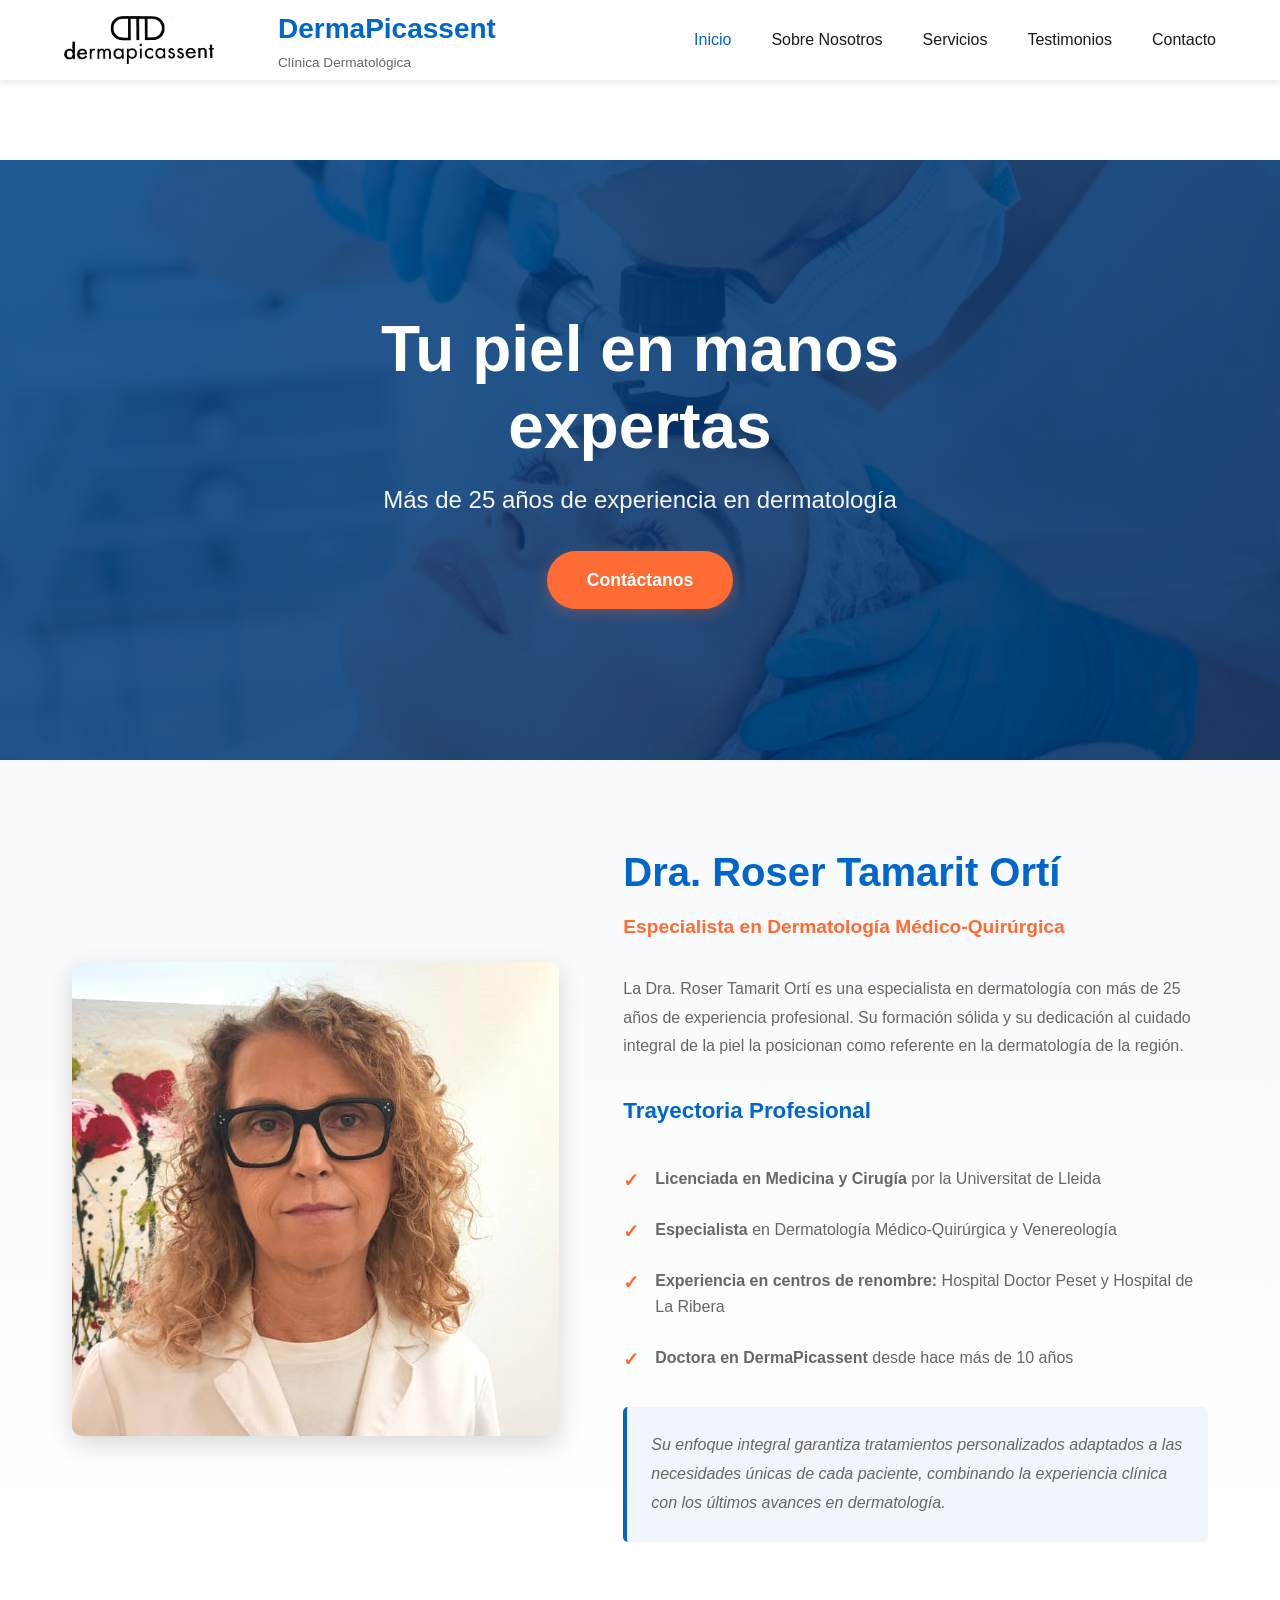
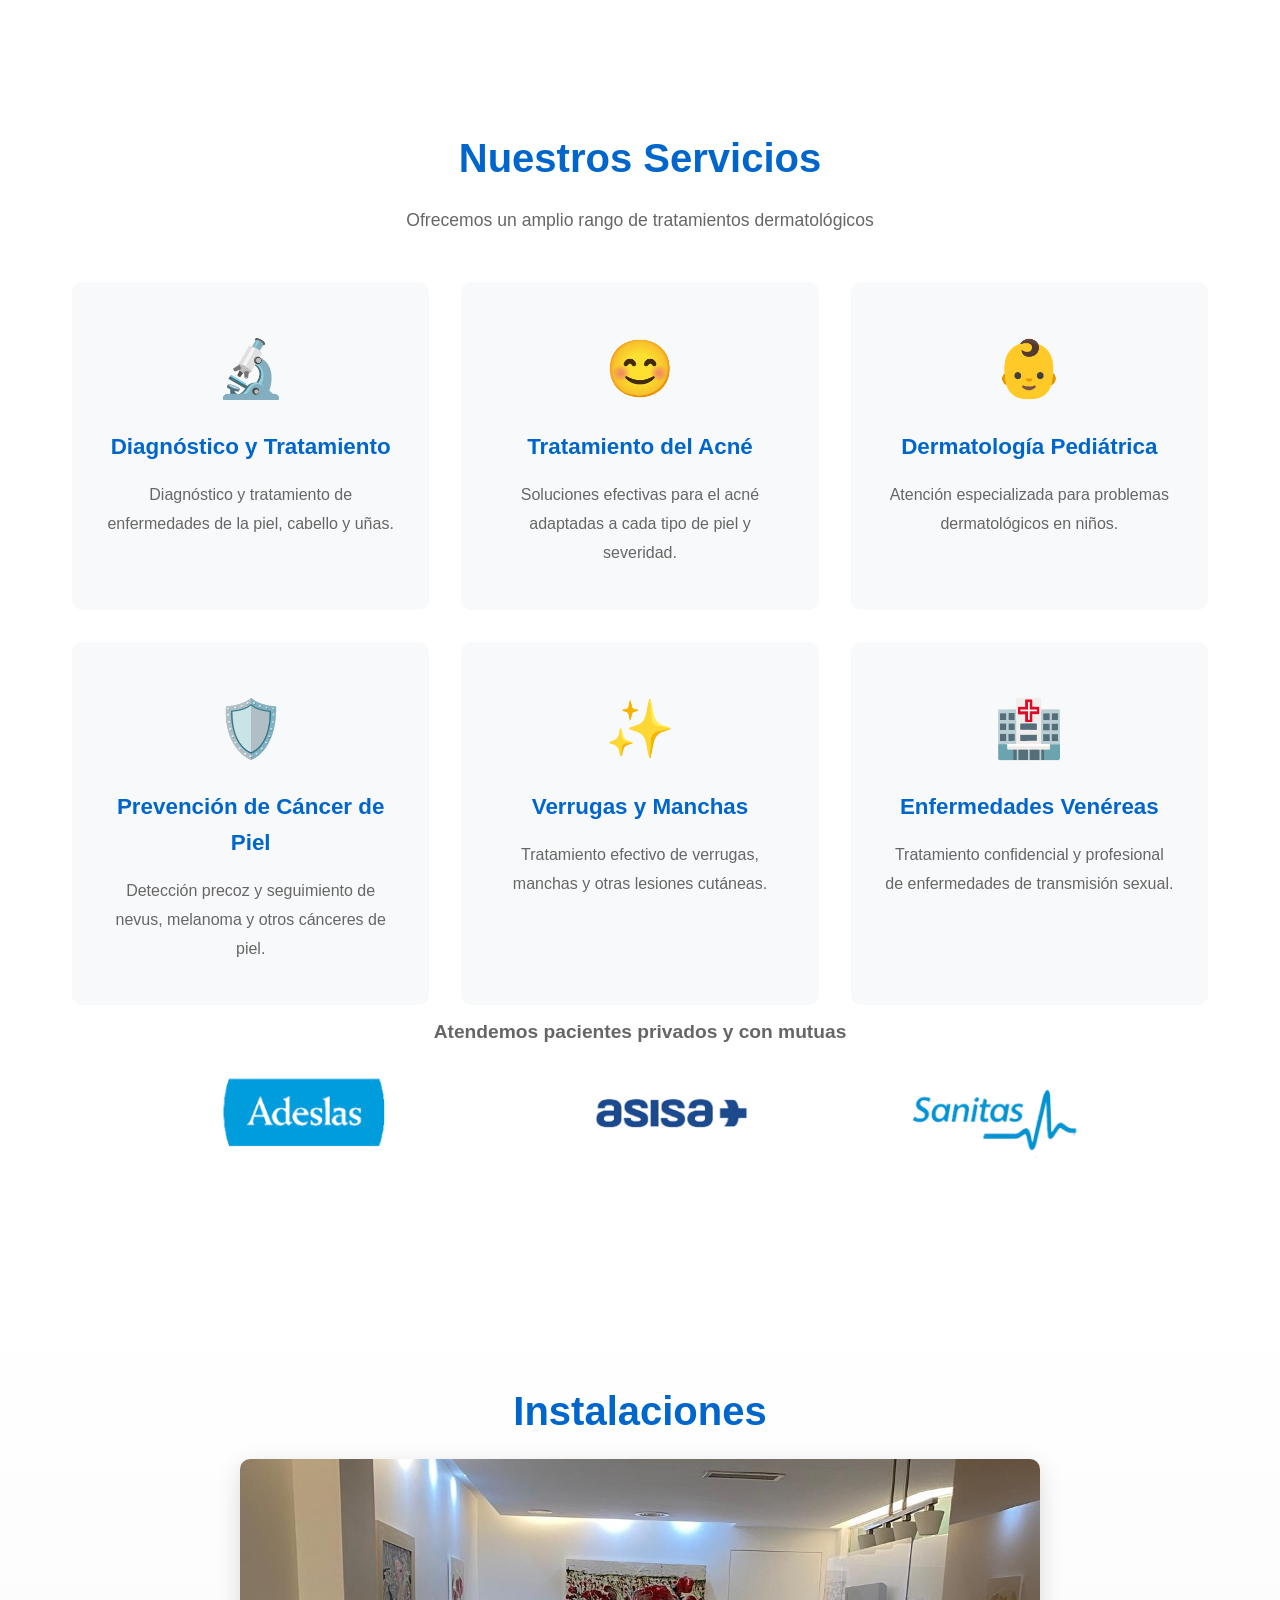
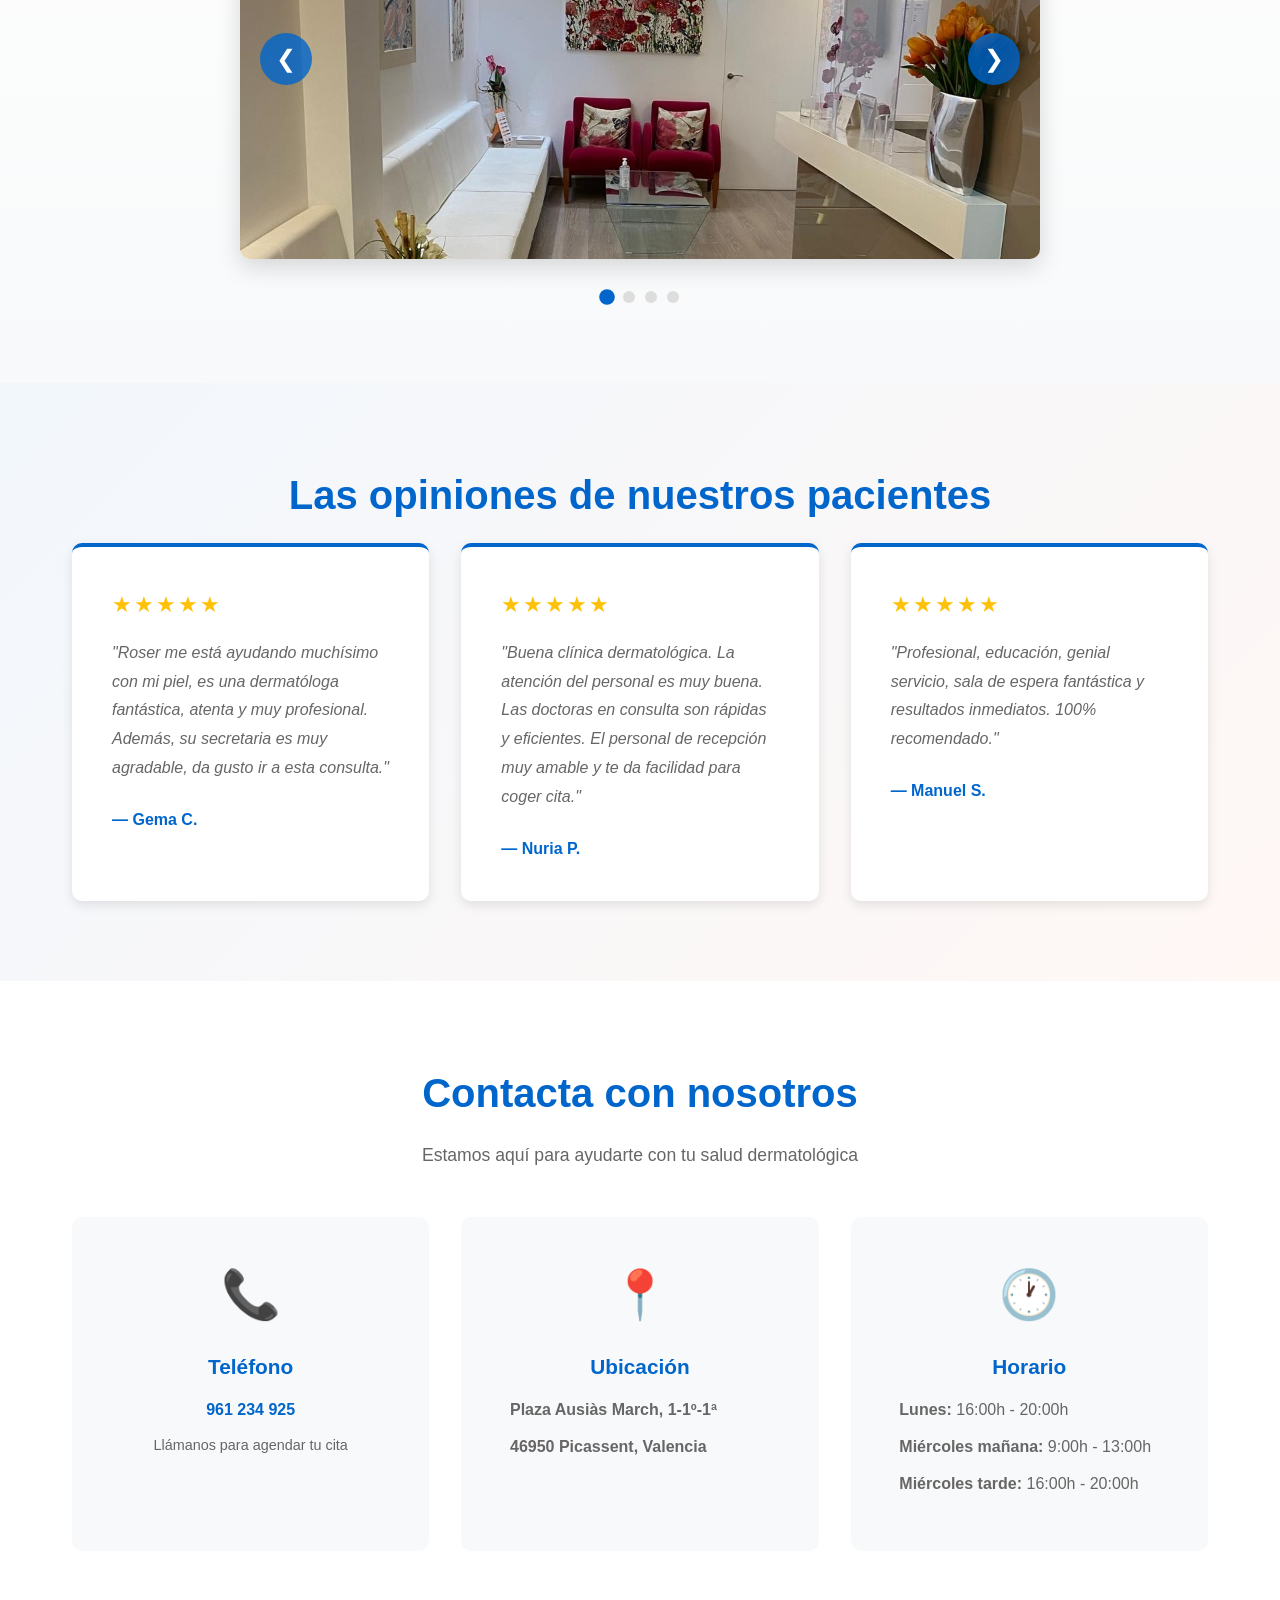
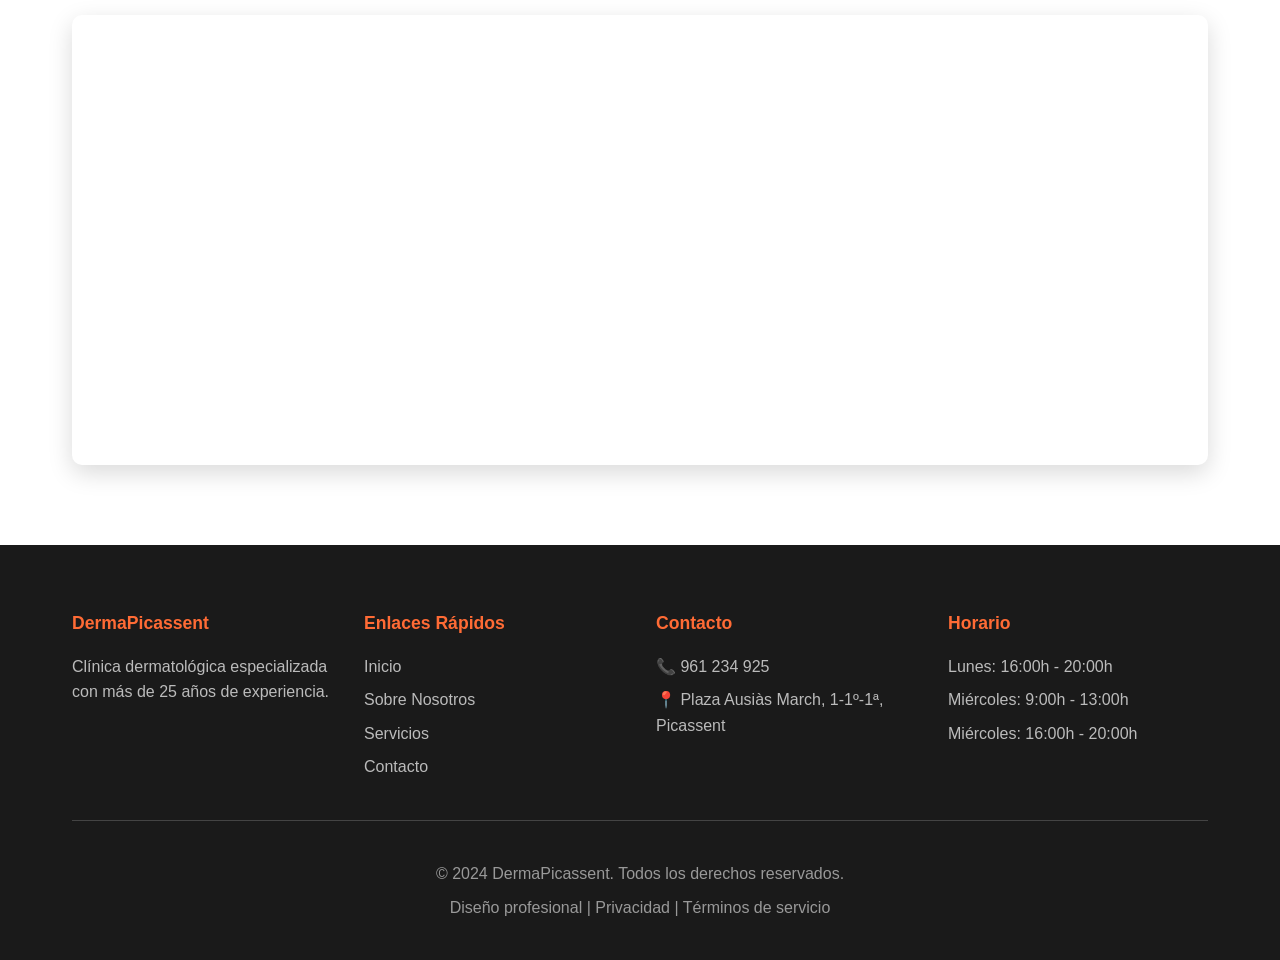
<file: index.html>
<!DOCTYPE html>
<html lang="es">
<head>
    <meta charset="UTF-8">
    <meta name="viewport" content="width=device-width, initial-scale=1.0">
    <meta name="description" content="DermaPicassent - Clínica Dermatológica especializada dirigida por la Dra. Roser Tamarit Ortí con más de 25 años de experiencia en tratamientos de piel, cabello y uñas.">
    <meta name="keywords" content="Dermatología, Dermatólogo, Tratamientos de piel, Picassent, Valencia, Dra. Roser Tamarit">
    <meta name="author" content="DermaPicassent">
    <meta property="og:title" content="DermaPicassent - Clínica Dermatológica Profesional">
    <meta property="og:description" content="Expertos en dermatología con más de 25 años de experiencia. Atención personalizada en Picassent.">
    <meta property="og:type" content="business.business">
    <link rel="stylesheet" href="styles_v2.css">
    <title>DermaPicassent - Clínica Dermatológica Especializada</title>
</head>
<body>
    <!-- Navigation -->
    <nav class="navbar">
        <div class="nav-container">
            <div class="logo-section">
                <img src="logo.png" alt="DermaPicassent Logo" class="logo">
            </div>
            <div class="brand">
                <h1>DermaPicassent</h1>
                <p>Clínica Dermatológica</p>
            </div>
            <button class="nav-toggle" aria-label="Abrir menú" aria-expanded="false">
                <span class="hamburger"></span>
            </button>
            
            <ul class="nav-menu">
                <li><a href="#inicio" class="nav-link">Inicio</a></li>
                <li><a href="#sobre-nosotros" class="nav-link">Sobre Nosotros</a></li>
                <li><a href="#servicios" class="nav-link">Servicios</a></li>
                <li><a href="#testimonios" class="nav-link">Testimonios</a></li>
                <li><a href="#contacto" class="nav-link">Contacto</a></li>
            </ul>
        </div>
    </nav>

    <!-- Hero Section -->
    <section id="inicio" class="hero">
        <div class="hero-content">
            <h1 class="hero-title">Tu piel en manos expertas</h1>
            <p class="hero-subtitle">Más de 25 años de experiencia en dermatología</p>
            <a href="#contacto" class="cta-button">Contáctanos</a>
        </div>
        <div class="hero-overlay"></div>
    </section>

    <!-- About Section -->
    <section id="sobre-nosotros" class="about">
        <div class="container">
            <div class="about-grid">
                <div class="about-image">
                    <img src="FotoRoser.png" alt="Dra. Roser Tamarit Ortí">
                </div>
                <div class="about-content">
                    <h2>Dra. Roser Tamarit Ortí</h2>
                    <p class="subtitle">Especialista en Dermatología Médico-Quirúrgica</p>
                    
                    <div class="about-text">
                        <p>La Dra. Roser Tamarit Ortí es una especialista en dermatología con más de 25 años de experiencia profesional. Su formación sólida y su dedicación al cuidado integral de la piel la posicionan como referente en la dermatología de la región.</p>
                        
                        <h3>Trayectoria Profesional</h3>
                        <ul class="credentials">
                            <li><strong>Licenciada en Medicina y Cirugía</strong> por la Universitat de Lleida</li>
                            <li><strong>Especialista</strong> en Dermatología Médico-Quirúrgica y Venereología</li>
                            <li><strong>Experiencia en centros de renombre:</strong> Hospital Doctor Peset y Hospital de La Ribera</li>
                            <li><strong>Doctora en DermaPicassent</strong> desde hace más de 10 años</li>
                        </ul>

                        <p class="about-closing">Su enfoque integral garantiza tratamientos personalizados adaptados a las necesidades únicas de cada paciente, combinando la experiencia clínica con los últimos avances en dermatología.</p>
                    </div>
                </div>
            </div>
        </div>
    </section>

    <!-- Services Section -->
    <section id="servicios" class="services">
        <div class="container">
            <h2 class="section-title">Nuestros Servicios</h2>
            <p class="section-subtitle">Ofrecemos un amplio rango de tratamientos dermatológicos</p>
            
            <div class="services-grid">
                <div class="service-card">
                    <div class="service-icon">🔬</div>
                    <h3>Diagnóstico y Tratamiento</h3>
                    <p>Diagnóstico y tratamiento de enfermedades de la piel, cabello y uñas.</p>
                </div>

                <div class="service-card">
                    <div class="service-icon">😊</div>
                    <h3>Tratamiento del Acné</h3>
                    <p>Soluciones efectivas para el acné adaptadas a cada tipo de piel y severidad.</p>
                </div>

                <div class="service-card">
                    <div class="service-icon">👶</div>
                    <h3>Dermatología Pediátrica</h3>
                    <p>Atención especializada para problemas dermatológicos en niños.</p>
                </div>

                <div class="service-card">
                    <div class="service-icon">🛡️</div>
                    <h3>Prevención de Cáncer de Piel</h3>
                    <p>Detección precoz y seguimiento de nevus, melanoma y otros cánceres de piel.</p>
                </div>

                <div class="service-card">
                    <div class="service-icon">✨</div>
                    <h3>Verrugas y Manchas</h3>
                    <p>Tratamiento efectivo de verrugas, manchas y otras lesiones cutáneas.</p>
                </div>

                <div class="service-card">
                    <div class="service-icon">🏥</div>
                    <h3>Enfermedades Venéreas</h3>
                    <p>Tratamiento confidencial y profesional de enfermedades de transmisión sexual.</p>
                </div>
            </div>

            <div class="mutuas-wrapper">
                <p class="mutuas-note">Atendemos pacientes privados y con mutuas</p>
                <picture class="mutuas-logos">
                    <source media="(max-width: 768px)" srcset="Mutuas2.png">
                    <img src="Mutuas.png" alt="Logos de las mutuas con las que trabajamos">
                </picture>
            </div>
        </div>
    </section>

    <!-- Gallery Section -->
    <section class="gallery">
        <div class="container">
            <h2 class="section-title">Instalaciones</h2>
            <div class="carousel-container">
                <div class="carousel">
                    <div class="slides">
                        <img src="consulta1.jpeg" alt="Sala de espera">
                        <img src="consulta4.jpeg" alt="Consulta">
                        <img src="consulta3.jpeg" alt="Instalaciones">
                        <img src="consulta2.jpg" alt="Equipos">
                    </div>
                    <button class="carousel-btn prev">❮</button>
                    <button class="carousel-btn next">❯</button>
                </div>
                <div class="carousel-indicators"></div>
            </div>
        </div>
    </section>

    <!-- Testimonials Section -->
    <section id="testimonios" class="testimonials">
        <div class="container">
            <h2 class="section-title">Las opiniones de nuestros pacientes</h2>
            <div class="testimonials-grid">
                <div class="testimonial-card">
                    <div class="stars">★★★★★</div>
                    <p class="testimonial-text">"Roser me está ayudando muchísimo con mi piel, es una dermatóloga fantástica, atenta y muy profesional. Además, su secretaria es muy agradable, da gusto ir a esta consulta."</p>
                    <p class="testimonial-author">— Gema C.</p>
                </div>

                <div class="testimonial-card">
                    <div class="stars">★★★★★</div>
                    <p class="testimonial-text">"Buena clínica dermatológica. La atención del personal es muy buena. Las doctoras en consulta son rápidas y eficientes. El personal de recepción muy amable y te da facilidad para coger cita."</p>
                    <p class="testimonial-author">— Nuria P.</p>
                </div>

                <div class="testimonial-card">
                    <div class="stars">★★★★★</div>
                    <p class="testimonial-text">"Profesional, educación, genial servicio, sala de espera fantástica y resultados inmediatos. 100% recomendado."</p>
                    <p class="testimonial-author">— Manuel S.</p>
                </div>
            </div>
        </div>
    </section>

    <!-- Contact Section -->
    <section id="contacto" class="contact">
        <div class="container">
            <h2 class="section-title">Contacta con nosotros</h2>
            <p class="section-subtitle">Estamos aquí para ayudarte con tu salud dermatológica</p>

            <div class="contact-info-grid">
                <div class="contact-card">
                    <div class="contact-icon">📞</div>
                    <h3>Teléfono</h3>
                    <p><a href="tel:961234925">961 234 925</a></p>
                    <p class="info-text">Llámanos para agendar tu cita</p>
                </div>

                <div class="contact-card contact-card--location">
                    <div class="contact-icon">📍</div>
                    <h3>Ubicación</h3>
                    <div class="contact-details">
                        <p class="contact-line">Plaza Ausiàs March, 1-1º-1ª</p>
                        <p class="contact-line">46950 Picassent, Valencia</p>
                    </div>
                </div>

                <div class="contact-card contact-card--schedule">
                    <div class="contact-icon">🕐</div>
                    <h3>Horario</h3>
                    <div class="contact-details">
                        <p class="contact-line"><strong>Lunes:</strong> 16:00h - 20:00h</p>
                        <p class="contact-line"><strong>Miércoles mañana:</strong> 9:00h - 13:00h</p>
                        <p class="contact-line"><strong>Miércoles tarde:</strong> 16:00h - 20:00h</p>
                    </div>
                </div>


            </div>
            <div class="map-container">
                <iframe src="https://www.google.com/maps/embed?pb=!1m18!1m12!1m3!1d6169.346128125757!2d-0.46630533040595673!3d39.363639692250075!2m3!1f0!2f0!3f0!3m2!1i1024!2i768!4f13.1!3m3!1m2!1s0xd605263069b8a69%3A0x98c6f6df9b4cf199!2sRoser%20Tamarit%20Ort%C3%AD!5e0!3m2!1ses!2ses!4v1728933706066!5m2!1ses!2ses" allowfullscreen="" loading="lazy" referrerpolicy="no-referrer-when-downgrade" title="Ubicación de DermaPicassent"></iframe>
            </div>
        </div>
    </section>

    <!-- Footer -->
    <footer class="footer">
        <div class="container">
            <div class="footer-content">
                <div class="footer-section">
                    <h4>DermaPicassent</h4>
                    <p>Clínica dermatológica especializada con más de 25 años de experiencia.</p>
                </div>
                <div class="footer-section">
                    <h4>Enlaces Rápidos</h4>
                    <ul>
                        <li><a href="#inicio">Inicio</a></li>
                        <li><a href="#sobre-nosotros">Sobre Nosotros</a></li>
                        <li><a href="#servicios">Servicios</a></li>
                        <li><a href="#contacto">Contacto</a></li>
                    </ul>
                </div>
                <div class="footer-section">
                    <h4>Contacto</h4>
                    <p>📞 961 234 925</p>
                    <p>📍 Plaza Ausiàs March, 1-1º-1ª, Picassent</p>
                </div>
                <div class="footer-section">
                    <h4>Horario</h4>
                    <p>Lunes: 16:00h - 20:00h</p>
                    <p>Miércoles: 9:00h - 13:00h</p>
                    <p>Miércoles: 16:00h - 20:00h</p>
                </div>
            </div>
            <div class="footer-bottom">
                <p>&copy; 2024 DermaPicassent. Todos los derechos reservados.</p>
                <p>Diseño profesional | Privacidad | Términos de servicio</p>
            </div>
        </div>
    </footer>

    <script src="script_v2.js"></script>
</body>
</html>
</file>
<file: styles_v2.css>
/* ============== VARIABLES Y RESET ============== */

:root {
    --primary-color: #0066cc;
    --secondary-color: #004499;
    --accent-color: #ff6b35;
    --light-bg: #f8f9fa;
    --dark-text: #1a1a1a;
    --light-text: #666;
    --border-color: #e0e0e0;
    --shadow: 0 4px 12px rgba(0, 0, 0, 0.1);
    --shadow-lg: 0 8px 24px rgba(0, 0, 0, 0.15);
}

* {
    margin: 0;
    padding: 0;
    box-sizing: border-box;
}

html {
    scroll-behavior: smooth;
}

body {
    font-family: 'Segoe UI', Tahoma, Geneva, Verdana, sans-serif;
    line-height: 1.6;
    color: var(--dark-text);
    background-color: #fff;
}

/* ============== CONTAINER ============== */

.container {
    max-width: 1200px;
    margin: 0 auto;
    padding: 0 2rem;
}

/* ============== NAVBAR ============== */

.navbar {
    position: sticky;
    top: 0;
    background: #fff;
    box-shadow: var(--shadow);
    z-index: 1000;
}

.nav-container {
    max-width: 1200px;
    margin: 0 auto;
    padding: 0 1.5rem;
    display: flex;
    align-items: center;
    justify-content: space-between;
    height: 80px;
}

.nav-toggle {
    display: none;
    background: transparent;
    border: none;
    cursor: pointer;
    padding: 8px;
    margin-left: 0.5rem;
    z-index: 1200;
}

.nav-toggle .hamburger {
    display: block;
    width: 22px;
    height: 2px;
    background: var(--dark-text);
    position: relative;
}

.nav-toggle .hamburger::before,
.nav-toggle .hamburger::after {
    content: '';
    position: absolute;
    left: 0;
    width: 22px;
    height: 2px;
    background: var(--dark-text);
}

.nav-toggle .hamburger::before { top: -7px; }
.nav-toggle .hamburger::after { top: 7px; }

.logo-section {
    display: flex;
    align-items: center;
    gap: 0;
    flex-shrink: 0;
    margin-right: 4rem;
}

.logo {
    width: 150px;
    height: auto;
    margin: 0;
}

.brand {
    display: flex;
    flex-direction: column;
}

.brand h1 {
    font-size: 1.75rem;
    color: var(--primary-color);
    margin: 0;
    font-weight: 700;
}

.brand p {
    font-size: 0.85rem;
    color: var(--light-text);
    margin: 0;
}

.nav-menu {
    display: flex;
    list-style: none;
    gap: 2.5rem;
    margin-left: auto;
}

.nav-link {
    text-decoration: none;
    color: var(--dark-text);
    font-weight: 500;
    transition: color 0.3s ease;
    position: relative;
}

.nav-link:hover {
    color: var(--primary-color);
}

.nav-link::after {
    content: '';
    position: absolute;
    bottom: -5px;
    left: 0;
    width: 0;
    height: 2px;
    background-color: var(--primary-color);
    transition: width 0.3s ease;
}

.nav-link:hover::after {
    width: 100%;
}

/* ============== HERO SECTION ============== */

.hero {
    position: relative;
    height: 600px;
    background: linear-gradient(135deg, var(--primary-color) 0%, var(--secondary-color) 100%);
    background-image: linear-gradient(135deg, rgba(0, 102, 204, 0.8) 0%, rgba(0, 68, 153, 0.8) 100%), url('InicioBackground.jpg');
    background-size: cover;
    background-position: center;
    display: flex;
    align-items: center;
    justify-content: center;
    text-align: center;
    color: white;
    margin-top: 80px;
    overflow: hidden;
}

.hero-overlay {
    position: absolute;
    top: 0;
    left: 0;
    right: 0;
    bottom: 0;
    background: rgba(0, 0, 0, 0.3);
    z-index: 1;
}

.hero-content {
    position: relative;
    z-index: 2;
    max-width: 700px;
    animation: fadeInUp 0.8s ease;
}

@keyframes fadeInUp {
    from {
        opacity: 0;
        transform: translateY(30px);
    }
    to {
        opacity: 1;
        transform: translateY(0);
    }
}

.hero-title {
    font-size: clamp(2.5rem, 5vw, 4rem);
    font-weight: 700;
    margin-bottom: 1rem;
    line-height: 1.2;
}

.hero-subtitle {
    font-size: clamp(1.1rem, 2vw, 1.5rem);
    margin-bottom: 2rem;
    opacity: 0.95;
}

.cta-button {
    display: inline-block;
    background-color: var(--accent-color);
    color: white;
    padding: 15px 40px;
    text-decoration: none;
    border-radius: 50px;
    font-weight: 600;
    font-size: 1.1rem;
    transition: all 0.3s ease;
    box-shadow: 0 4px 15px rgba(255, 107, 53, 0.3);
}

.cta-button:hover {
    background-color: #ff5722;
    transform: translateY(-3px);
    box-shadow: 0 6px 20px rgba(255, 107, 53, 0.4);
}

/* ============== ABOUT SECTION ============== */

.about {
    padding: 80px 0;
    background: linear-gradient(to bottom, #f8f9fa, white);
}

.about-grid {
    display: grid;
    grid-template-columns: 1fr 1.2fr;
    gap: 4rem;
    align-items: center;
}

.about-image {
    position: relative;
}

.about-image img {
    width: 100%;
    border-radius: 10px;
    box-shadow: var(--shadow-lg);
    transition: transform 0.3s ease;
}

.about-image:hover img {
    transform: scale(1.02);
}

.about-content h2 {
    font-size: 2.5rem;
    color: var(--primary-color);
    margin-bottom: 0.5rem;
}

.subtitle {
    font-size: 1.2rem;
    color: var(--accent-color);
    font-weight: 600;
    margin-bottom: 2rem;
}

.about-text p {
    font-size: 1rem;
    color: var(--light-text);
    margin-bottom: 1.5rem;
    line-height: 1.8;
}

.about-text h3 {
    color: var(--primary-color);
    margin-top: 2rem;
    margin-bottom: 1rem;
    font-size: 1.4rem;
}

.credentials {
    list-style: none;
    margin: 1.5rem 0;
}

.credentials li {
    padding: 0.8rem 0;
    padding-left: 2rem;
    position: relative;
    color: var(--light-text);
}

.credentials li::before {
    content: "✓";
    position: absolute;
    left: 0;
    color: var(--accent-color);
    font-weight: bold;
    font-size: 1.2rem;
}

.about-closing {
    background-color: rgba(0, 102, 204, 0.05);
    padding: 1.5rem;
    border-left: 4px solid var(--primary-color);
    border-radius: 5px;
    font-style: italic;
}

/* ============== SECTION TITLES ============== */

.section-title {
    font-size: 2.5rem;
    color: var(--primary-color);
    text-align: center;
    margin-bottom: 1rem;
    font-weight: 700;
}

.section-subtitle {
    text-align: center;
    color: var(--light-text);
    font-size: 1.1rem;
    margin-bottom: 3rem;
}

/* ============== SERVICES SECTION ============== */

.services {
    padding: 80px 0;
    background: white;
}

.services-grid {
    display: grid;
    grid-template-columns: repeat(auto-fit, minmax(320px, 1fr));
    gap: 2rem;
}

.service-card {
    background: #f8f9fa;
    padding: 2.5rem 2rem;
    border-radius: 10px;
    text-align: center;
    transition: all 0.3s ease;
    border: 2px solid transparent;
}

.service-card:hover {
    border-color: var(--primary-color);
    transform: translateY(-8px);
    box-shadow: var(--shadow-lg);
    background: white;
}

.service-icon {
    font-size: 3.5rem;
    margin-bottom: 1rem;
}

.service-card h3 {
    color: var(--primary-color);
    margin-bottom: 1rem;
    font-size: 1.4rem;
}

.service-card p {
    color: var(--light-text);
    line-height: 1.8;
}

/* ============== GALLERY SECTION ============== */

.gallery {
    padding: 80px 0;
    background: linear-gradient(to bottom, white, #f8f9fa);
}

.carousel-container {
    position: relative;
    max-width: 800px;
    margin: 0 auto;
}

.carousel {
    position: relative;
    width: 100%;
    height: 400px;
    border-radius: 10px;
    overflow: hidden;
    box-shadow: var(--shadow-lg);
}

.slides {
    display: flex;
    height: 100%;
    transition: transform 0.5s ease-in-out;
}

.slides img {
    width: 100%;
    height: 100%;
    object-fit: cover;
    flex-shrink: 0;
}

.carousel-btn {
    position: absolute;
    top: 50%;
    transform: translateY(-50%);
    background: rgba(0, 102, 204, 0.8);
    color: white;
    border: none;
    padding: 12px 16px;
    font-size: 1.5rem;
    cursor: pointer;
    border-radius: 50%;
    transition: all 0.3s ease;
    z-index: 10;
}

.carousel-btn:hover {
    background: var(--primary-color);
    transform: translateY(-50%) scale(1.1);
}

.carousel-btn.prev {
    left: 20px;
}

.carousel-btn.next {
    right: 20px;
}

.carousel-indicators {
    display: flex;
    justify-content: center;
    gap: 10px;
    margin-top: 2rem;
}

.carousel-indicators div {
    width: 12px;
    height: 12px;
    border-radius: 50%;
    background: #ddd;
    cursor: pointer;
    transition: all 0.3s ease;
}

.carousel-indicators div.active {
    background: var(--primary-color);
    transform: scale(1.3);
}

/* ============== TESTIMONIALS SECTION ============== */

.testimonials {
    padding: 80px 0;
    background: linear-gradient(135deg, rgba(0, 102, 204, 0.05) 0%, rgba(255, 107, 53, 0.05) 100%);
}

.testimonials-grid {
    display: grid;
    grid-template-columns: repeat(auto-fit, minmax(300px, 1fr));
    gap: 2rem;
}

.testimonial-card {
    background: white;
    padding: 2.5rem;
    border-radius: 10px;
    box-shadow: var(--shadow);
    transition: all 0.3s ease;
    border-top: 4px solid var(--primary-color);
}

.testimonial-card:hover {
    transform: translateY(-8px);
    box-shadow: var(--shadow-lg);
}

.stars {
    color: #ffc107;
    font-size: 1.4rem;
    margin-bottom: 1rem;
    letter-spacing: 2px;
}

.testimonial-text {
    color: var(--light-text);
    font-style: italic;
    margin-bottom: 1.5rem;
    line-height: 1.8;
}

.testimonial-author {
    color: var(--primary-color);
    font-weight: 600;
}

/* ============== CONTACT SECTION ============== */

.contact {
    padding: 80px 0;
    background: white;
}

.contact-info-grid {
    display: grid;
    grid-template-columns: repeat(auto-fit, minmax(250px, 1fr));
    gap: 2rem;
    margin-bottom: 4rem;
}

.mutuas-wrapper {
    text-align: center;
    margin-bottom: 3rem;
}

.mutuas-logos {
    display: inline-block;
    width: 100%;
    max-width: 1024px;
}

.mutuas-logos img {
    width: 100%;
    height: auto;
    display: block;
    object-fit: contain;
}

.mutuas-note {
    margin-top: 0.75rem;
    color: var(--light-text);
    font-size: 1.2rem;
    font-weight: 600;
}

.contact-card {
    background: #f8f9fa;
    padding: 2.5rem;
    border-radius: 10px;
    text-align: center;
    transition: all 0.3s ease;
}

.contact-card:hover {
    background: white;
    box-shadow: var(--shadow-lg);
    transform: translateY(-5px);
}

.contact-icon {
    font-size: 3rem;
    margin-bottom: 1rem;
}

.contact-card h3 {
    color: var(--primary-color);
    margin-bottom: 0.8rem;
    font-size: 1.3rem;
}

.contact-card p {
    color: var(--light-text);
    margin: 0.5rem 0;
    line-height: 1.8;
}

.contact-card--location,
.contact-card--schedule {
    text-align: center;
    background: #f8f9fa;
    padding: 2.5rem;
    border-radius: 10px;
    box-shadow: none;
}

.contact-card--location:hover,
.contact-card--schedule:hover {
    background: white;
    box-shadow: var(--shadow-lg);
    transform: translateY(-5px);
}

.contact-details {
    background: transparent;
    border-radius: 0;
    padding: 0;
    margin: 0.2rem auto 0.8rem;
    box-shadow: none;
    text-align: left;
    max-width: 260px;
}

.contact-line {
    margin: 0.5rem 0;
    color: var(--dark-text);
    font-weight: 500;
}

.contact-card--location .contact-line {
    font-weight: 600;
}

.contact-card--schedule .contact-line {
    font-weight: 500;
}

@media (max-width: 768px) {
    .contact-card--location,
    .contact-card--schedule {
        text-align: center;
    }

    .contact-details {
        text-align: center;
    }
}

.contact-card a {
    color: var(--primary-color);
    text-decoration: none;
    font-weight: 600;
    transition: color 0.3s ease;
}

.contact-card a:hover {
    color: var(--accent-color);
}

.info-text {
    font-size: 0.9rem;
    color: #999;
}

.map-container {
    width: 100%;
    height: 450px;
    border-radius: 10px;
    overflow: hidden;
    box-shadow: var(--shadow-lg);
}

.map-container iframe {
    width: 100%;
    height: 100%;
    border: none;
}

/* ============== FOOTER ============== */

.footer {
    background: var(--dark-text);
    color: white;
    padding: 4rem 0 2rem;
}

.footer-content {
    display: grid;
    grid-template-columns: repeat(auto-fit, minmax(250px, 1fr));
    gap: 2rem;
    margin-bottom: 2rem;
}

.footer-section h4 {
    color: var(--accent-color);
    margin-bottom: 1rem;
    font-size: 1.1rem;
}

.footer-section p {
    color: #bbb;
    margin-bottom: 0.5rem;
}

.footer-section ul {
    list-style: none;
}

.footer-section ul li {
    margin-bottom: 0.5rem;
}

.footer-section ul li a {
    color: #bbb;
    text-decoration: none;
    transition: color 0.3s ease;
}

.footer-section ul li a:hover {
    color: var(--accent-color);
}

.footer-bottom {
    border-top: 1px solid #444;
    padding-top: 2rem;
    text-align: center;
    color: #999;
}

.footer-bottom p {
    margin: 0.5rem 0;
}

/* ============== RESPONSIVE DESIGN ============== */

@media (max-width: 768px) {
    .nav-menu {
        gap: 1.5rem;
        font-size: 0.95rem;
    }

    .hero {
        height: 400px;
        margin-top: 70px;
    }

    .hero-title {
        font-size: 1.8rem;
    }

    .hero-subtitle {
        font-size: 1rem;
    }

    .about-grid {
        grid-template-columns: 1fr;
        gap: 2rem;
    }

    .section-title {
        font-size: 2rem;
    }

    .services-grid {
        grid-template-columns: 1fr;
    }

    .carousel {
        height: 300px;
    }

    .carousel-btn {
        padding: 10px 14px;
        font-size: 1.2rem;
    }

    .contact {
        padding: 3rem 0;
    }

    .map-container {
        height: 350px;
    }
}

@media (max-width: 480px) {
    .nav-container {
        height: auto;
        padding: 0.8rem 1rem;
        display: flex;
        align-items: center;
        justify-content: space-between;
        position: relative;
        gap: 0.5rem;
    }

    .logo-section {
        display: flex;
        align-items: center;
    }

    .logo {
        width: 64px;
    }

    .brand {
        position: absolute;
        left: 50%;
        top: 50%;
        transform: translate(-50%, -50%);
        display: flex;
        flex-direction: column;
        align-items: center;
        text-align: center;
        pointer-events: none;
    }

    .brand h1 {
        font-size: 1.15rem;
        margin: 0;
    }

    .brand p {
        font-size: 0.75rem;
        margin: 0;
    }

    .nav-toggle {
        display: block;
        position: relative;
        right: 0;
        top: auto;
        transform: none;
    }

    .nav-menu {
        display: none;
        position: absolute;
        top: calc(100% + 0.5rem);
        left: 50%;
        transform: translateX(-50%);
        background: #fff;
        box-shadow: var(--shadow);
        border-radius: 8px;
        padding: 0.5rem 0.75rem;
        flex-direction: column;
        gap: 0.5rem;
        width: min(calc(100% - 2rem), 320px);
        z-index: 1200;
    }

    .nav-menu.open {
        display: flex;
    }

    .nav-link {
        padding: 0.6rem 0.75rem;
        display: block;
    }

    .nav-link {
        font-size: 0.9rem;
        padding: 0.3rem 0.6rem;
    }

    .hero {
        height: 250px;
        margin-top: 0;
    }

    .hero-title {
        font-size: 1.4rem;
    }

    .hero-subtitle {
        font-size: 0.85rem;
    }

    .cta-button {
        padding: 12px 30px;
        font-size: 1rem;
    }

    .section-title {
        font-size: 1.6rem;
    }

    .about-content h2 {
        font-size: 1.8rem;
    }

    .service-card {
        padding: 1.5rem 1rem;
    }

    .carousel {
        height: 250px;
    }

    .carousel-btn {
        padding: 8px 12px;
        font-size: 1rem;
    }

    .map-container {
        height: 300px;
    }

    .footer-content {
        grid-template-columns: 1fr;
    }
}

/* ============== ANIMATIONS ============== */

@keyframes slideIn {
    from {
        opacity: 0;
        transform: translateX(-20px);
    }
    to {
        opacity: 1;
        transform: translateX(0);
    }
}

@keyframes fadeIn {
    from {
        opacity: 0;
    }
    to {
        opacity: 1;
    }
}

.service-card {
    animation: fadeIn 0.6s ease-out;
}
</file>
